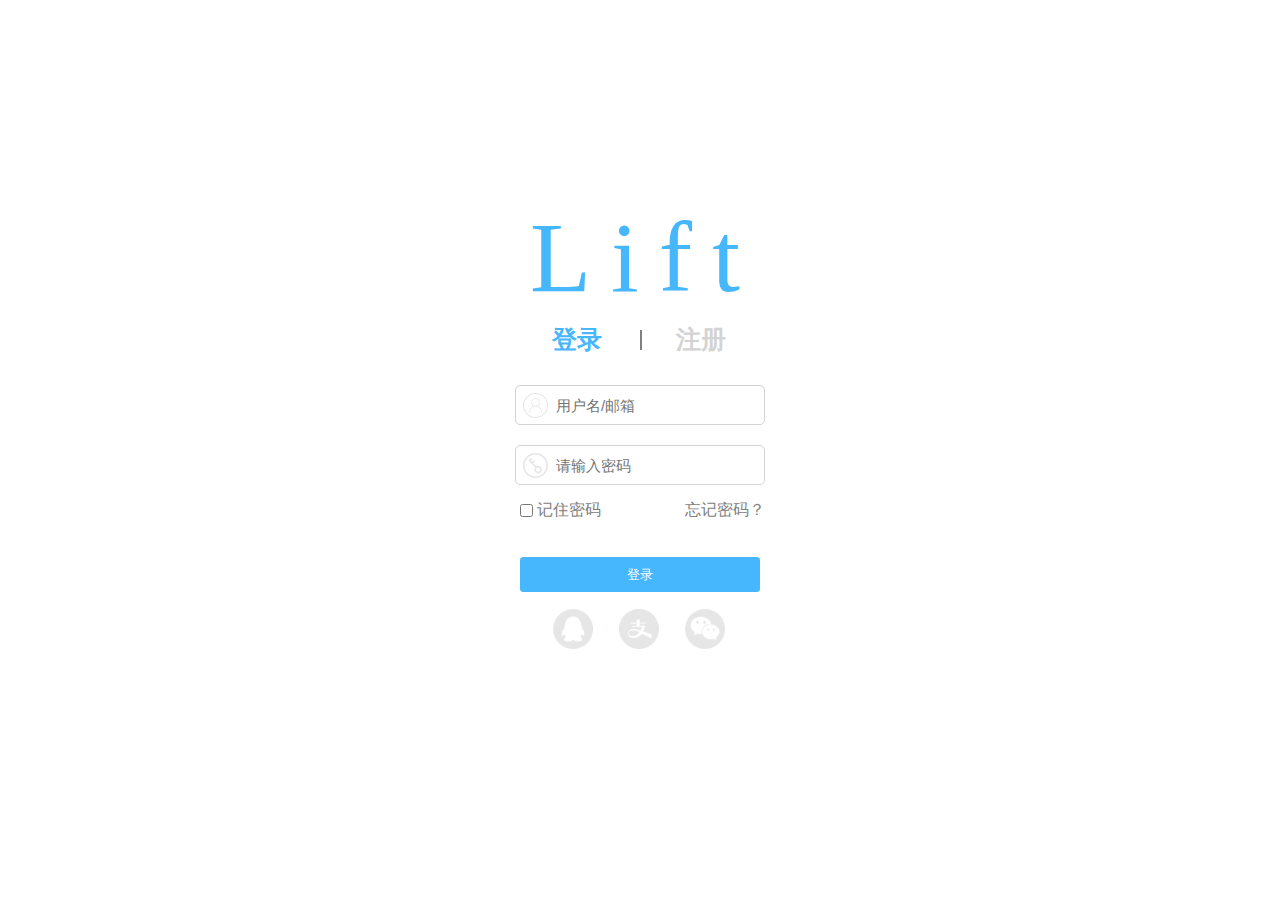
<file: index.html>
<!DOCTYPE html>
<html>
	<head>
		<meta charset="UTF-8">
		<title></title>
		<link rel="stylesheet" type="text/css" href="style/sign.css"/>

	 	<script src="script/jquery-3.2.1.js" type="text/javascript"  charset="utf-8"></script>
		<script src="script/sign.js" type="text/javascript" charset="utf-8"></script>
	</head>
	<body>
		<div id="content">
			<div id="lift">
				Lift
			</div>
			<!--登录框-->
			<form id="indexForm" action="/index/signIn.action" method="post">
			<div id="main">
				<!--选项卡-->
				<ul>
					<li id="li-signIn" class="cli">登录</li>
					<div id="space">
						
					</div>
					<li id="li-signUp" class="no_cli">注册</li>
				</ul>
				<!--登录-->
				<div id="signIn">
					<!--用户名-->
					<div class="inputDiv" >
						<input type="text" class="inputText" name="userName" id="userName" value="" placeholder="用户名/邮箱"/>
						<span id="nameInfo" class="info"></span>
					</div>
					<!--密码-->
					<div class="inputDiv">
						<input type="password" class="inputText" name="password" id="password" value="" placeholder="请输入密码"/>
						<span id="passwordInfo" class="info"></span>
					</div>
					<!--记住密码-->
					<div id="remember">
						<input type="checkbox" name="" id="rememberBox" value="" />
						<label for="rememberBox">记住密码</label>
						<!--注册/忘记-->
						<a href="#" id="forget">忘记密码？</a>
					</div>
					
					<!--登录按钮-->
					<input type="button" name="" id="signInBtn" value="登录" />
					
					<!--关联登录-->
					<div id="other">
						<div id="qq">
							<a href="" title="QQ登录"></a>
						</div>
						<div id="pay">
							<a href="" title="支付宝登录"></a>
						</div>
						<div id="weixin">
							<a href="" title="微信登录"></a>
						</div>
					</div>
				</div>
				
				
				<!--注册-->
				<div id="signUp">
					<!--邮箱-->
					<input type="email" name="email" id="email" value="" class="inputText" placeholder="用于注册的email"/>
					<span id="emailInfo" class="info"></span>
					<!--用户名-->
					<!--<input type="text" name="" id="" value="" class="inputText" placeholder="用户名"/>-->
					<!--密码-->
					<input type="password" name="pwd" id="pwd" class="inputText" value="" placeholder="请输入密码"/>
					<span id="pwdInfo" class="info"></span>
					<div class="info" id="strength">
						<span id="strength1" ></span>
						<span id="strength2" ></span>
						<span id="strength3"></span>
						<div id="strengthTab" ></div>
					</div>
					<!--再输入一次密码-->
					<input type="password" name="pwd2" id="pwd2" class="inputText" value="" placeholder="请再次输入密码"/>
					<span id="pwd2Info" class="info"></span>
					<!--验证码-->
					<!--<div id="verification">-->
						<!--<input type="text" name="" id="verifyCode" class="inputText" value="" placeholder="请输入验证码"/>-->
						<!--<img src="" title="点击刷新"/>-->
						<!--<span id="verifyInfo" class="info"></span>-->
					<!--</div>-->

					<!--提交-->
					<input type="button" name="" id="signUpBtn" value="立即注册" />
					<!--同意-->
					<!--<div id="agree">-->
						<!--<span id="">-->
							<!--注册即代表你同意-->
						<!--</span>-->
						<!--<a href="">注册协议</a>-->
					<!--</div>-->

				</div>
				
			</div>
			</form>
		</div>
	</body>
</html>
</file>
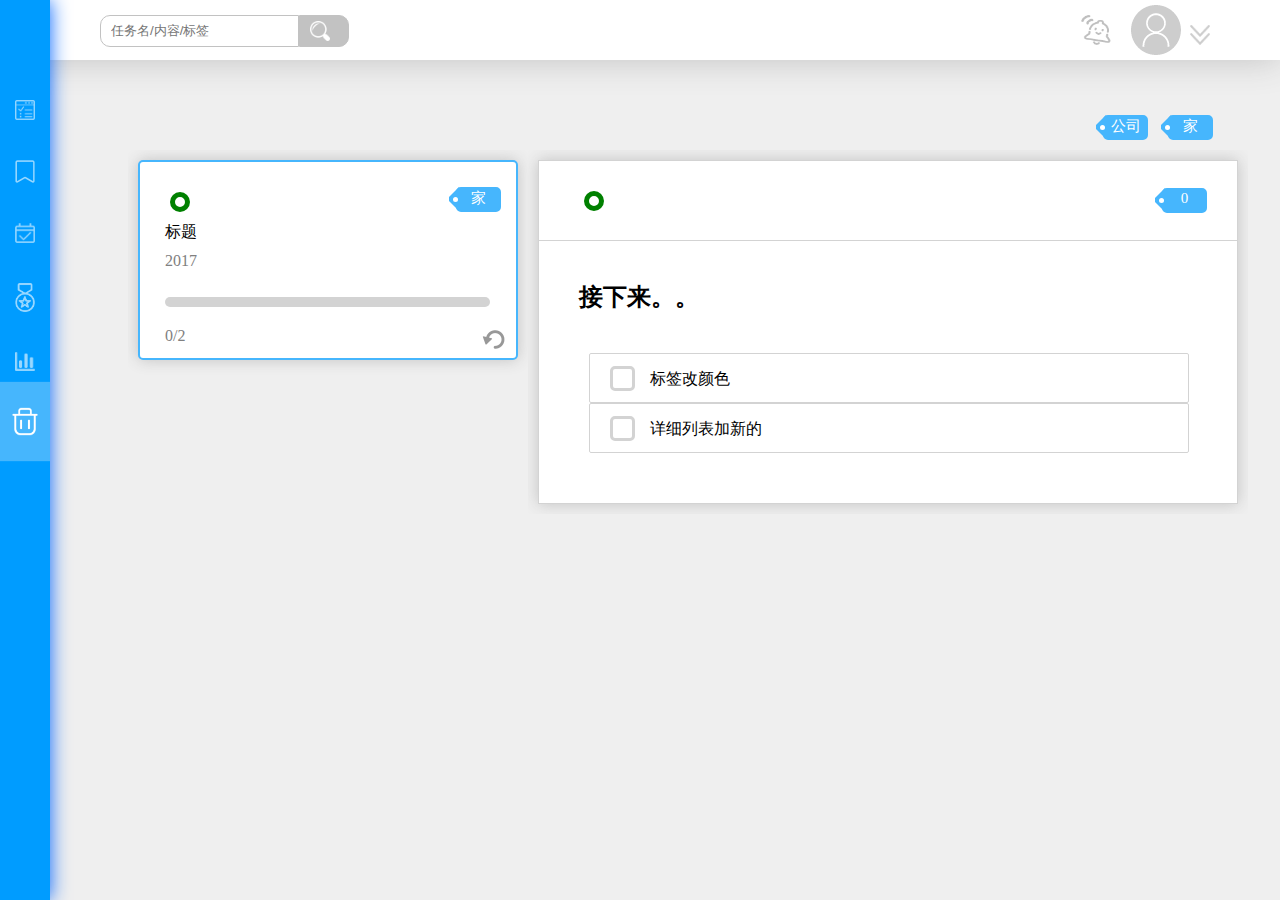
<file: del.html>
<!DOCTYPE html>
<html>
<head>
    <meta charset="UTF-8">
    <title></title>
    <link rel="stylesheet" type="text/css" href="style/del.css"/>
    <link rel="stylesheet" type="text/css" href="style/nav.css"/>
    <script src="script/jquery-3.2.1.js" charset="utf-8"></script>
    <script src="script/del.js" charset="utf-8"></script>
</head>
<body >
<!--侧导航-->
<div id="nav-left">
    <a href="" title="任务" class="navLeftA">
        <img src="icon/renwu.png"/>
    </a>
    <a href="" title="便笺/备忘" class="navLeftA">
        <img src="icon/bianqian.png"/>
    </a>
    <a href="" title="打卡/习惯养成" class="navLeftA">
        <img src="icon/daka.png"/>
    </a>
    <a href="" title="成就/种树" class="navLeftA">
        <img src="icon/chengjiu.png"/>
    </a>
    <a href="" title="统计" class="navLeftA">
        <img src="icon/tongji.png"/>
    </a>
    <a href="" title="回收站" class="navLeftA navChoose">
        <img src="icon/delete.png"/>
    </a>
</div>
<!--上导航-->
<div id="nav-top">
    <!--搜索-->
    <div id="search">
        <input type="text" name="" id="search-text" value="" placeholder="任务名/内容/标签"/>
        <button id="search-button"><img src="icon/search.png"/></button>
    </div>
    <!--个人中心-->
    <div id="personal">
        <a href="">
            <img src="icon/personal.png"/>
            <img src="icon/open.png" id="open"/>
        </a>
    </div>
    <!--提醒-->
    <div id="remind">
        <img src="icon/remind.png"/>
        <span></span>
    </div>
</div>

<input type="hidden" id="userId" value="">
<!--主体部分-->
<div id="content">
    <!--标签-->
    <form action="" id="labelForm">
    <div id="contentTag">
        <div id="tag-box">
            <span class="tag select">家</span>
            <input type="hidden" value="">

            <span class="tag select">公司</span>
            <input type="hidden" value="">
        </div>
    </div>
    </form>

    <!--列表-->
    <form action="/task/insertTask.action" id="taskForm">
    <div id="list-box">

        <div class="task addTask">
            <input type="hidden" id="" class="taskId">
            <!--附加信息-->
            <div class="stateBar">
                <!--紧急程度-->
                <div class="grade grade3" >
                    <input type="hidden" value="3">
                </div>
                <!--标签-->
                <span class="tag theTag1">家</span>
            </div>

            <!--标题-->
            <div class="title">
                <span class="listSpan">标题</span>
            </div>
            <!--日期-->
            <div class="day">
                <span class="listSpan">2017</span>
            </div>
            <!--进度条-->
            <div class="rate">
                <div class="ratio">
                </div>
            </div>
            <span class="rateVal">0/0</span>
            <!--恢复删除-->
            <img src="icon/restore.png" alt="" class="del">
        </div>

    </div>
    </form>

    <!--内容-->
    <form action="/taskDetail/insertTaskDetail.action" id="detailForm">
    <div id="item-box">
        <div class="item" id="item">

            <input type="hidden" id="taskId" value="">

            <div class="header">
                <div class="stateBar">
                    <!--紧急程度-->
                    <div class="grade grade3">
                    </div>
                    <!--标签-->
                    <span class="tag theTag">0</span>
                </div>
            </div>
            <h2>接下来。。</h2>
            <div id="toDoList">

                <div class="items">
                    <input type="checkbox" />
                    <div class="checkBox"></div>
                    <span>标签改颜色</span>
                </div>
                <div class="itemInput">
                    <input type="hidden" class="detailId">
                    <div class="checkBox"></div>
                </div>

                <div class="items">
                    <input type="checkbox"/>
                    <div class="checkBox"></div>
                    <span>详细列表加新的</span>
                </div>
                <div class="itemInput">
                    <input type="hidden"  class="detailId">
                    <div class="checkBox"></div>
                </div>

            </div>

        </div>
    </div>
    </form>

</div>
</body>
</html>
</file>
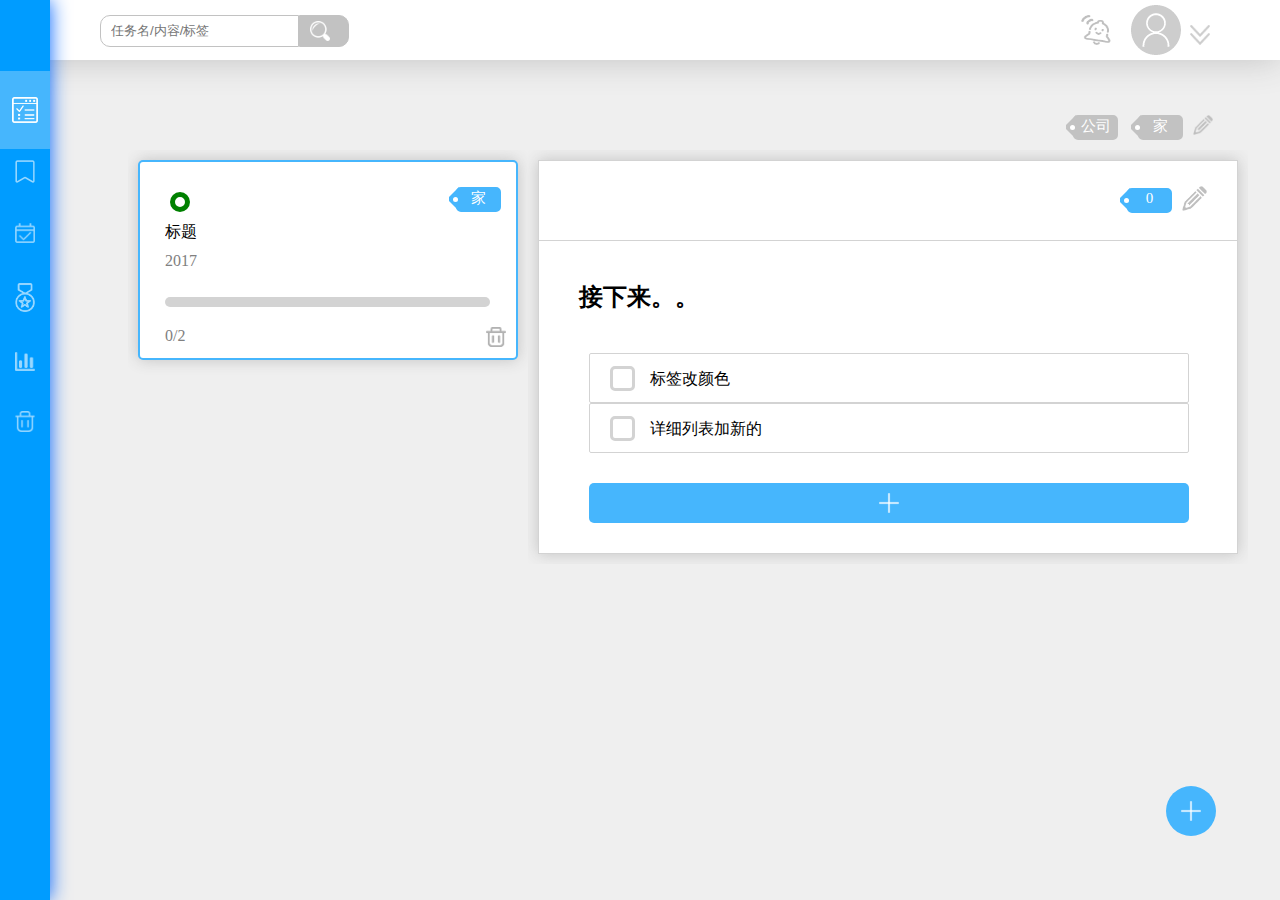
<file: home.html>
<!DOCTYPE html>
<html>
<head>
    <meta charset="UTF-8">
    <title></title>
    <link rel="stylesheet" type="text/css" href="style/home.css"/>
    <link rel="stylesheet" type="text/css" href="style/nav.css"/>
    <script src="script/jquery-3.2.1.js" charset="utf-8"></script>
    <script src="script/home.js" charset="utf-8"></script>
</head>
<body >
<!--侧导航-->
<div id="nav-left">
    <a href="" title="任务" class="navLeftA navChoose">
        <img src="icon/renwu.png"/>
    </a>
    <a href="" title="便笺/备忘" class="navLeftA">
        <img src="icon/bianqian.png"/>
    </a>
    <a href="" title="打卡/习惯养成" class="navLeftA">
        <img src="icon/daka.png"/>
    </a>
    <a href="" title="成就/种树" class="navLeftA">
        <img src="icon/chengjiu.png"/>
    </a>
    <a href="" title="统计" class="navLeftA">
        <img src="icon/tongji.png"/>
    </a>
    <a href="" title="回收站" class="navLeftA">
        <img src="icon/delete.png"/>
    </a>
</div>
<!--上导航-->
<div id="nav-top">
    <!--搜索-->
    <div id="search">
        <input type="hidden" id="userId" name="userId" value="${userId}">
        <input type="text" name="" id="search-text" value="" placeholder="任务名/内容/标签"/>
        <button id="search-button"><img src="icon/search.png"/></button>
    </div>
    <!--个人中心-->
    <div id="personal">
        <a href="">
            <img src="icon/personal.png"/>
            <img src="icon/open.png" id="open"/>
        </a>
    </div>
    <!--提醒-->
    <div id="remind">
        <img src="icon/remind.png"/>
        <span></span>
    </div>
    <!--测悬浮-->
    <div id="add">
        <img src="icon/add.png" alt="添加新项目">
    </div>
</div>

<!--主体部分-->
<div id="content">
    <!--标签-->
    <form action="" id="labelForm">
    <div id="contentTag">
        <div id="tag-box">

                <img class="tagOk" src="/icon/changeOk2.png" alt="">
                <img class="tagChange" src="/icon/change.png" alt="">


                <span class="tag select">家</span>
                <span class="tagDel">-</span>
                <input type="hidden" value="">

                <span class="tag select">公司</span>
                <span class="tagDel">-</span>
                <input type="hidden" value="">

                <span class="addTag">添加新标签</span>
        </div>
    </div>
    </form>

    <!--列表-->
    <form action="/task/insertTask.action" id="taskForm">
    <div id="list-box">


        <div class="task c" id="">
            <input type="hidden" id="" class="taskId" value="${item.taskId}">
            <!--附加信息-->
            <div class="stateBar">
                <!--紧急程度-->

                <div class="grade grade3" >
                    <input type="hidden" value="3">
                </div>

                <div class="gradeBox" hidden>
                    <div class="grade grade1" >
                        <input type="hidden" name="grade1" value="1">
                    </div>
                    <div class="grade grade2">
                        <input type="hidden" name="grade2" value="2">
                    </div>
                    <div class="grade grade3">
                        <input type="hidden" name="grade3" value="3">
                    </div>
                </div>
                <!--标签-->
                <input type="hidden" class="labelId" value="${item.labelId}">
                <span class="tag theTag1 labelChoose">家</span>
                <!--<span class="tag theTag2">+</span>-->
            </div>
            <!--标签悬浮-->
            <div class="allTag">
                <input type="hidden" value="1">
                <span class="tag">家</span>
                <input type="hidden" value="2">
                <span class="tag">公司</span>
            </div>

            <!--标题-->
            <div class="title">
                <input type="text" class="listInput" placeholder="标题">
                <span class="listSpan">标题</span>
            </div>
            <!--日期-->
            <div class="day">
                <input type="date" class="listInput">
                <span class="listSpan">2017</span>
            </div>
            <!--进度条-->
            <div class="rate">
                <div class="ratio">
                </div>
            </div>
            <span class="rateVal">0/0</span>
            <!--删除-->
            <img src="icon/del.png" alt="" class="del">
        </div>


    </div>
    </form>

    <!--内容-->
    <form action="/taskDetail/insertTaskDetail.action" id="detailForm">
    <div id="item-box">
        <div class="item" id="item">

            <input type="hidden" id="taskId" value="">

            <div class="header">
                <div class="stateBar">
                    <!--紧急程度-->
                    <div class="grade">
                    </div>
                    <!--修改-->
                    <img class="change" src="icon/change.png" alt="">
                    <!--标签-->
                    <span class="tag theTag labelChoose">0</span>
                </div>
            </div>
            <h2>接下来。。</h2>
            <div id="toDoList">
                <input type="hidden"  class="detailId" value="${item.taskDetailId}">
                <div class="items">
                    <input type="checkbox" />
                    <div class="checkBox"></div>
                    <span>标签改颜色</span>
                </div>
                <div class="itemInput">
                    <input type="hidden" id="" class="detailId">
                    <div class="checkBox"></div>
                    <input class="changeInput" type="text" value="">
                    <img class="changeDel" src="icon/del.png" alt="">
                    <!--<img class="changeAdd" src="icon/changeAdd.png" alt="">-->
                </div>
                <input type="hidden"  class="detailId" value="${item.taskDetailId}">
                <div class="items">
                    <input type="checkbox"/>
                    <div class="checkBox"></div>
                    <span>详细列表加新的</span>
                </div>
                <div class="itemInput">
                    <input type="hidden" id="" class="detailId">
                    <div class="checkBox"></div>
                    <input class="changeInput" type="text" >
                    <img class="changeDel" src="icon/del.png" alt="">
                    <!--<img class="changeAdd" src="icon/changeAdd.png" alt="">-->
                </div>

            </div>
            <!--添加新项目-->
            <div class="add" id="newItem">
                <img src="icon/add.png" alt="">
            </div>
            <div class="changeOk" >
                <img src="icon/changeOk.png" alt="">
            </div>
        </div>
    </div>
    </form>

</div>
</body>
</html>
</file>
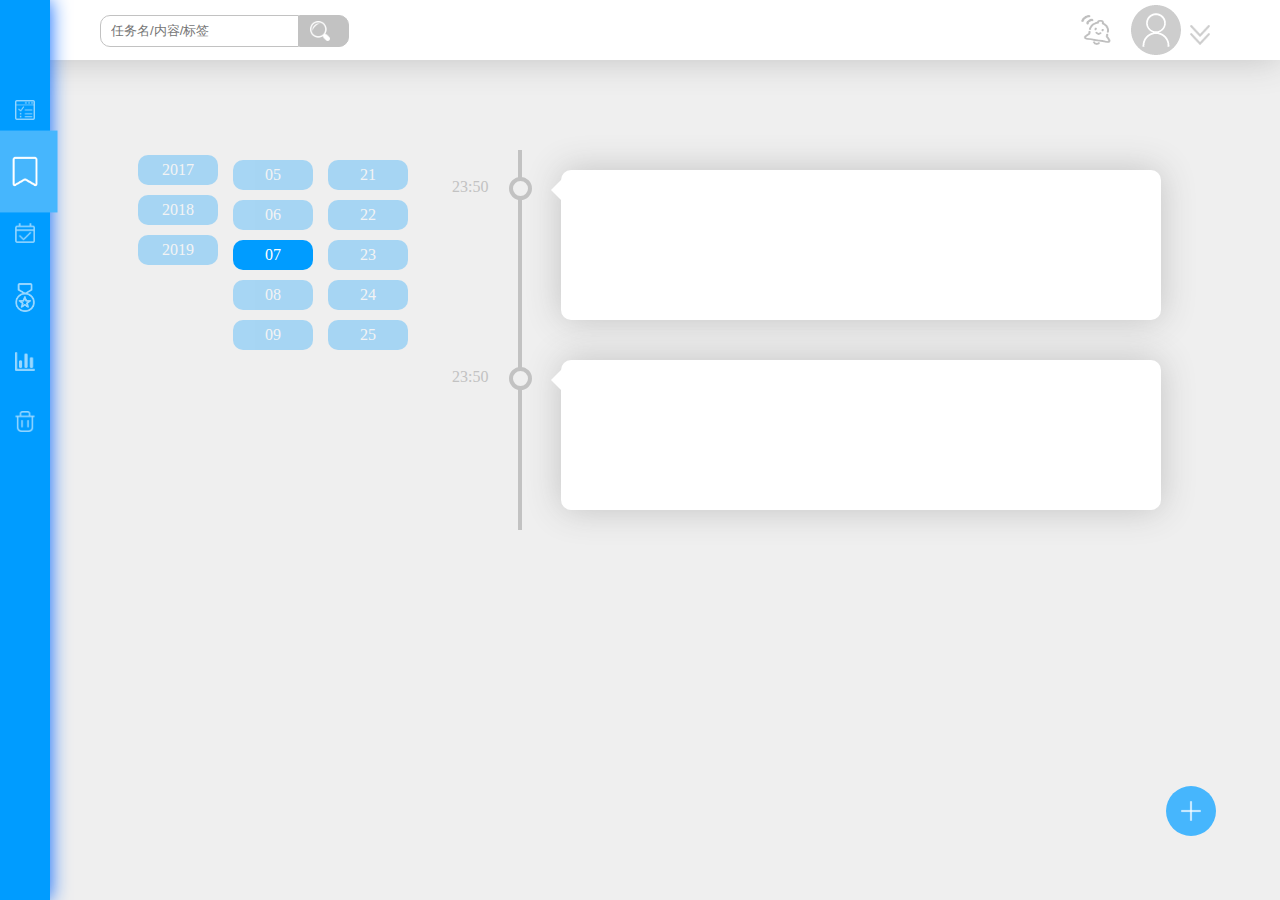
<file: notes.html>
<!DOCTYPE html>
<html lang="en">
<head>
    <meta charset="UTF-8">
    <title>Title</title>
    <link rel="stylesheet" type="text/css" href="style/notes.css"/>
    <link rel="stylesheet" type="text/css" href="style/nav.css"/>
    <script src="script/jquery-3.2.1.js" charset="utf-8"></script>
    <script src="script/notes.js" type="text/javascript" charset="utf-8"></script>
</head>
<body>
<!--侧导航-->
<div id="nav-left">
    <a href="" title="任务"  class="navLeftA">
        <img src="icon/renwu.png"/>
    </a>
    <a href="" title="便笺/备忘"  class="navLeftA navChoose">
        <img src="icon/bianqian.png"/>
    </a>
    <a href="" title="打卡/习惯养成" class="navLeftA">
        <img src="icon/daka.png"/>
    </a>
    <a href="" title="成就/种树" class="navLeftA">
        <img src="icon/chengjiu.png"/>
    </a>
    <a href="" title="统计" class="navLeftA">
        <img src="icon/tongji.png"/>
    </a>
    <a href="" title="回收站" class="navLeftA">
        <img src="icon/delete.png"/>
    </a>
</div>
<!--上导航-->
<div id="nav-top">
    <!--搜索-->
    <div id="search">
        <input type="text" name="" id="search-text" value="" placeholder="任务名/内容/标签"/>
        <button id="search-button"><img src="icon/search.png"/></button>
    </div>
    <!--个人中心-->
    <div id="personal">
        <a href="">
            <img src="icon/personal.png"/>
            <img src="icon/open.png" id="open"/>
        </a>
    </div>
    <!--提醒-->
    <div id="remind">
        <img src="icon/remind.png"/>
        <span></span>
    </div>
    <!--测悬浮-->
    <div id="add">
        <img src="icon/add.png" alt="添加新项目">
    </div>
</div>

<!--主体-->
<form action="">
    <input type="hidden" id="userId" value="">
<div class="content">
    <!--时间-->
    <div class="time">
        <!--年-->
        <div class="theTime">
            <div class="year">
                <span class="theYear">2017</span>
                <span class="theYear">2018</span>
                <span class="theYear">2019</span>
            </div>
        </div>
        <!--月-->
        <div class="theTime">
            <div class="month">
                <span class="theMonth">01</span>
                <span class="theMonth">02</span>
                <span class="theMonth">03</span>
                <span class="theMonth">04</span>
                <span class="theMonth">05</span>
                <span class="theMonth">06</span>
                <span class="theMonth">07</span>
                <span class="theMonth">08</span>
                <span class="theMonth">09</span>
                <span class="theMonth">10</span>
                <span class="theMonth">11</span>
                <span class="theMonth">12</span>
            </div>
        </div>
        <!--日-->
        <div class="theTime">
            <div class="day">
                <span class="theDay">01</span>
                <span class="theDay">02</span>
                <span class="theDay">03</span>
                <span class="theDay">04</span>
                <span class="theDay">05</span>
                <span class="theDay">06</span>
                <span class="theDay">07</span>
                <span class="theDay">08</span>
                <span class="theDay">09</span>
                <span class="theDay">10</span>
                <span class="theDay">11</span>
                <span class="theDay">12</span>
                <span class="theDay">13</span>
                <span class="theDay">14</span>
                <span class="theDay">15</span>
                <span class="theDay">16</span>
                <span class="theDay">17</span>
                <span class="theDay">18</span>
                <span class="theDay">19</span>
                <span class="theDay">20</span>
                <span class="theDay">21</span>
                <span class="theDay">22</span>
                <span class="theDay">23</span>
                <span class="theDay">24</span>
                <span class="theDay">25</span>
                <span class="theDay">26</span>
                <span class="theDay">27</span>
                <span class="theDay">28</span>
                <span class="theDay">29</span>
                <span class="theDay">30</span>
                <span class="theDay">31</span>
            </div>
        </div>

    </div>
    <!--内容-->
    <div class="contents">

        <!--便签-->
        <div class="note">
            <!--时间-->
            <div class="hour">
                <span class="theHour">23:50</span>
            </div>
            <input type="hidden" class="noteId">
            <!--便签内容-->
            <div class="notes">
                <!--输入-->
                <div class="noteInput" contenteditable="true"><br/></div>
            </div>
            <!--删除-->
            <img class="delNote" src="icon/del.png" alt="">
        </div>

        <div class="note">
            <div class="hour">
                <span>23:50</span>
            </div>
            <input type="hidden" class="noteId">
            <div class="notes">
                <div class="noteInput" contenteditable="true"><br/></div>
            </div>
            <img class="delNote" src="icon/del.png" alt="">
        </div>

    </div>
</div>
</form>
</body>
</html>
</file>
<file: style/sign.css>
*{
	margin: 0;
    padding: 0;
    box-sizing: border-box;
    position: relative;
}
body{
	height: 100vh;
	width: 100vw;
	/*background: url(background.png);
	background-size: 100% 100%;*/
}
div{
	/*overflow: hidden;*/
	float: left;
}
a{
	text-decoration: none;
}
#content{
	/*border: 1px solid #d3d3d3;*/
	height: 500px;
	width: 300px;
	position: absolute;
	transform: translate(-50%,-50%);
	-webkit-transform: translate(-50%, -50%);
    -moz-transform: translate(-50%, -50%);
    -ms-transform: translate(-50%, -50%);
    -o-transform: translate(-50%, -50%);
    top: 50%;
    left: 50%;
    
}
/*logo*/
#lift{
	height: 100px;
	width: 300px;
	font-size: 100px;
	letter-spacing: 20px;
	line-height: 100px;
	top: 8px;
	left: 40px;
	color: #46B6FD;
}
/*登录框*/
#main{
	height: 400px;
	width: 300px;
}
/*选项卡*/
#main ul{
	height: 80px;
	width: 300px;
	padding: 0px 25px;
}
#main li{
	height: 80px;
	width: 100px;
	display: inline-block;
	font-size: 25px;
	
	font-weight: 600;
	line-height: 80px;
	text-align: center;
	margin: 0px 10px;
}
#main li:hover{
	cursor: pointer;
	color: #009cff;
}
.cli{
	color: #46B6FD;
}
.no_cli{
	color: #D3D3D3;
}
#space{
	height: 20px;
	width: 2px;
	background: #808080;
	top: 30px;
	left: 125px;
}

/*登录*/
#signIn{
	/*display: none;*/
}
.inputDiv{
	height: 60px;
	width: 300px;
}
/*输入框*/
.inputText{
	height: 40px;
	width: 250px;
	margin: 5px 25px;
	padding: 0px 0px 0px 40px ;
	border-radius: 5px;
	font-size: 15px;
	border: 1px solid #D3D3D3;
}
#userName{
	background: url(../icon/name.png) no-repeat;
	background-size: 25px 25px;
	background-position: 7px 7px;
}
#password{
	background: url(../icon/password.png) no-repeat;
	background-size: 25px 25px;
	background-position: 7px 7px;
}

/*记住密码和前边的框*/
#remember{
	height: 50px;
	width: 300px;
}
#remember input{
	top: 2px;
	left: 30px;
}
#remember label{
	color: grey;
	left: 30px;
}
#remember label:hover{
	color: black;
	cursor: pointer;
}
/*忘记密码*/
#forget{
	color: #808080;
	left: 110px;
}
#forget:hover{
	color: black;
}
/*登录按钮*/
#signInBtn{
	height: 35px;
	width: 240px;
	margin: 7px 30px;
	background: #46B6FD;
	border: 1px solid #46B6FD;
	border-radius: 3px;
	cursor: pointer;
	color: #FFFFFF;
}
#signInBtn:hover{
	background: #009cff;
}

/*关联登录*/
#other{
	height: 50px;
	width: 300px;
	padding: 10px 50px;
}
#qq a{
	background: url(../icon/qq.png) no-repeat;
}
#weixin a{
	background: url(../icon/weixin.png) no-repeat;
}
#pay a{
	background: url(../icon/pay.png) no-repeat;
}
#other a{
	display: block;
	height: 40px;
	width: 40px;
	margin: 0px 13px;
	background-size: 80px 40px;
}
#other a:hover{
	background-position: -40px 0px;
}
/*注册*/
#signUp{
	display: none;
}
/*提示*/
.info{
	float: left;
	height: 0px;
	width: 200px;
	color: red;
	left: 290px;
	top: -40px;
}
.ok{
	position: absolute;
	top: 5px;
	height: 20px;
	width: 20px;
}
/*密码强度*/
#strength{

}
/*强度等级*/
#strength{
	display: none;
}
#strength span{
	float: left;
	margin: -1px;
	top: 20px;
}
#strengthTab{
	/*上边可耐滴小气泡*/
	border-radius: 12px;
	height: 24px;
	width: 24px;
	color: #FFFFFF;
	top: -12px;
}
#strengthTab:before{
	/*小气泡的三角*/
	content: "";
	width: 0px;
	height: 0px;
	position: relative;
	border-left: 10px solid transparent;
	border-right: 10px solid transparent;
	top: 28px;
	left: 2px;
}
#strengthTab:after{
	position: absolute;
	left: 4px;
}
/*弱*/
.change1{
	background: red;
	/*left: -105px;*/
}
.change1:after{
	content: "弱";
}
.change1:before{
	border-top: 9px solid red;
}
/*中*/
.change2{
	background: orange;
	/*left: -70px;*/
}
.change2:after{
	content: "中";
}
.change2:before{
	border-top: 9px solid orange;
}
/*强*/
.change3{
	background: #66cc00;
	/*left: -35px;*/
}
.change3:after{
	content: "强";
}
.change3:before{
	border-top: 9px solid #66cc00;
}
/*强度等级条*/
#strength1{
	height: 15px;
	width: 40px;
	border: 2px solid #c2c2c2;
	border-radius: 10px 0px 0px 10px;
}
#strength2{
	height: 15px;
	width: 40px;
	border: 2px solid #c2c2c2;
}
#strength3{
	height: 15px;
	width: 40px;
	border: 2px solid #c2c2c2;
	border-radius: 0px 10px 10px 0px;
}
.red{
	background: red;
}
.orange{
	background: orange;
}
.green{
	background: #66cc00;
}
/*验证码*/
#verification input{
	width: 150px;
	margin-right: 0px;
}
#verification img{
	width: 80px;
	height: 30px;
	border: 1px solid #D3D3D3;
	cursor: pointer;
}
/*注册按钮*/
#signUpBtn{
	height: 35px;
	width: 240px;
	margin: 7px 30px;
	background: #46B6FD;
	border: 1px solid #46B6FD;
	border-radius: 3px;
	cursor: pointer;
	color: #FFFFFF;
}
#signUpBtn:hover{
	background: #009cff;
}
/*同意注册*/
#agree{
	width: 300px;
	height: 30px;
	text-align: center;
	color: #808080;
}
#agree a{
	color: #009CFF;
}
/*宽度小于900px时*/
/*@media screen and (max-width: 900px){
	
}*/
</file>
<file: style/del.css>
*{
	margin: 0;
	padding: 0;
	box-sizing: border-box;
	position: relative;
}
div{
	overflow: hidden;
}
a{
	text-decoration: none;
}
body{
	background: #efefef;
}

/*主体部分*/
#content{
	width: 1200px;
	top: 100px;
	margin: 0px 0px 50px 0px;
	left: 10%;
}
/*标签*/
#contentTag{
	width: 1100px;
	overflow: visible;
}
#contentTag span{
	cursor: pointer;
}
#tag-box{
	height: 50px;
	padding: 10px;
}
/*标签*/
.tag{
	float: right;
	height: 25px;
	width: auto;
	min-width: 45px;
	padding: 0px 5px;
	border-radius: 5px;
	margin: 5px 5px 5px 15px;

	font-size: 15px;
	color: #FFFFFF;
	border: 2px solid #46B6FD;
	background: #46B6FD;
	text-align: center;
}
/*标签的白色圆点*/
.tag:after{
	content: "";
	width: 5px;
	height: 5px;
	border-radius: 3px;
	background: #FFFFFF;
	position: absolute;
	left: -5px;
	top: 8px;
}
/*标签的小三角*/
.tag:before{
	content: "";
	width: 0;
	height: 4px;
	border-top: 10px solid transparent;
	border-right: 10px solid #46B6FD;
	border-bottom: 10px solid transparent;
	position: absolute;
	left: -9px;
	top: -2px;
}
/*未选中。灰色*/
.NoChoose{
	background: #C2C2C2;
	border: 2px solid #C2C2C2;
}
.NoChoose:before{
	border-right: 10px solid #C2C2C2;
}

/*列表大盒子*/
#list-box{
	width: 400px;
	float: left;
	padding: 10px 10px;
}
.task{
	height: 200px;
	width: 380px;
	margin: 0px 0px 20px 0px;
	background: #FFFFFF;
	border: 1px solid #D3D3D3;
	box-shadow: 0px 0px 15px #C2C2C2;
	overflow: visible;
	display: block;
}
.task:hover{
	border: 2px solid #46B6FD;
	border-radius: 5px;
}
/*左边小列表被选中*/
.choose {
	border: 2px solid #46B6FD;
	border-radius: 5px;
}
.stateBar{
	height: 50px;
	margin: 5px 10px;
}
.gradeBox{
	overflow: visible;
	float: left;
}
/*紧急程度*/
.grade{
	height: 20px;
	width: 20px;
	left: 15px;
	top: 20px;
	border-radius: 10px;
	float: left;
	margin: 5px;
}

.grade1{
	border: 5px solid red;
}
.grade2{
	border: 5px solid orange;
}
.grade3{
	border: 5px solid green;
}
.stateBar .tag{
	top: 15px;
}
/*标题*/
.title{
	margin: 5px 25px;
	overflow: visible;
}
.day{
	color: #808080;
	margin: 5px 25px;
	overflow: visible;
}
/*进度条*/
.rate{
	height: 10px;
	width: 325px;
	background: #D3D3D3;
	border-radius: 10px;
	margin: 20px 25px;
}
.ratio{
	height: 10px;
	width: 325px;
	background: #46B6FD;
	border-radius: 10px;
	text-align: right;
	left: -325px;
}
.rateVal{
	color: #808080;
	margin: 0px 25px;
}
.addTask .ratio{
	left: -325px;
}
/*删除的垃圾桶图*/
.del{
	opacity: 0.4;
	height: 25px;
	width: 25px;
	float: right;
	right: 10px;
	cursor: pointer;
}
.del:hover{
	opacity: 0.7;
}
.delExt{
	opacity: 0.4;
	height: 25px;
	width: 25px;
	float: right;
	right: 10px;
	cursor: pointer;
}
.delExt:hover{
	opacity: 0.7;
}
/*右边详细内容的大盒子*/
#item-box{
	float: left;
	padding: 10px 10px;

}
/*里边还要套一个小一号的盒纸*/
.item{
	background: #FFFFFF;
	width: 700px;
	border: 1px solid #D3D3D3;
	box-shadow: 0px 0px 15px #C2C2C2;
	padding: 0 0 50px 0;
}
/*不知道这个可不可以算是页眉*/
.header{
	height: 80px;
	border-bottom: 1px solid #D3D3D3;
	padding: 15px;
}
/*大列表里的红绿灯*/
.header .stateBar .grade{
	position: relative;
	top: 5px;
	cursor: auto;
}
/*大列表里的标签*/
.header .stateBar .tag{
	top: 2px;
	cursor: auto;
}
/*增加和删除小项目*/
.itemInput{
	display: none;
	border: 1px solid #D3D3D3;
	width: 500px;
	height: 50px;
	line-height: 54px;
	padding: 0px 10px 0px 20px;
	margin: 0px 40px;
	border-radius: 2px;
}
.itemInput:hover{
	border: 1px solid #46B6FD;
}
/*标题要大一点吧*/
h2{
	margin: 40px;
}
/*每一个小小的项目*/
.items{
	border: 1px solid #D3D3D3;
	width: 600px;
	height: 50px;
	line-height: 50px;
	padding: 0px 10px 0px 20px;
	margin: 0px 50px;
	border-radius: 2px;
	display: block;
}
.items:hover{
	border: 1px solid #46B6FD;
}

/*下划线和改变颜色*/
.spanChecked{
	text-decoration: line-through;
	color: #C2C2C2;
}
/*对勾*/
input[type=checkbox]{
	display: none;
}


@-moz-keyframes dothabottomcheck {
	0% {
		height: 0;
	}
	100% {
		height: 17px;
	}
}
@-webkit-keyframes dothabottomcheck {
	0% {
		height: 0;
	}
	100% {
		height: 17px;
	}
}
@keyframes dothabottomcheck {
	0% {
		height: 0;
	}
	100% {
		height: 17px;
	}
}
@keyframes dothatopcheck {
	0% {
		height: 0;
	}
	50% {
		height: 0;
	}
	100% {
		height: 27px;
	}
}
@-webkit-keyframes dothatopcheck {
	0% {
		height: 0;
	}
	50% {
		height: 0;
	}
	100% {
		height:27px;
	}
}
@-moz-keyframes dothatopcheck {
	0% {
		height: 0;
	}
	50% {
		height: 0;
	}
	100% {
		height: 27px;
	}
}
.checkBox:before, .checkBox:after {
	-moz-box-sizing: border-box;
	-webkit-box-sizing: border-box;
	box-sizing: border-box;
	position: absolute;
	height: 0;
	width: 5px;
	background-color: #808080;
	display: inline-block;
	-moz-transform-origin: left top;
	-ms-transform-origin: left top;
	-o-transform-origin: left top;
	-webkit-transform-origin: left top;
	transform-origin: left top;
	border-radius: 5px;
	content: ' ';
	-webkit-transition: opacity ease 0.5s;
	-moz-transition: opacity ease 0.5s;
	transition: opacity ease 0.5s;
}
.checkBox:after{
	top: 5px;
	left: 0px;
	-moz-transform: rotate(-45deg);
	-ms-transform: rotate(-45deg);
	-o-transform: rotate(-45deg);
	-webkit-transform: rotate(-45deg);
	transform: rotate(-45deg);
}
.checkBox {
	height: 25px;
	width: 25px;
	border: 3px solid #d3d3d3;
	border-radius: 5px;
	position: relative;
	display: inline-block;
	-moz-box-sizing: border-box;
	-webkit-box-sizing: border-box;
	box-sizing: border-box;
	-moz-transition: border-color ease 0.2s;
	-o-transition: border-color ease 0.2s;
	-webkit-transition: border-color ease 0.2s;
	transition: border-color ease 0.2s;
	margin: 12px 15px 12px 0px;
	overflow: visible;
	float: left;
}
.checkBox:before{
	top: 16px;
	left: 13px;
	box-shadow: 0 0 0 2px #ffffff;
	-moz-transform: rotate(-135deg);
	-ms-transform: rotate(-135deg);
	-o-transform: rotate(-135deg);
	-webkit-transform: rotate(-135deg);
	transform: rotate(-135deg);
}
/*点击对勾追加效果*/
.c:after{
	height: 20px;
	-moz-animation: dothabottomcheck 0.2s ease 0s forwards;
	-o-animation: dothabottomcheck 0.2s ease 0s forwards;
	-webkit-animation: dothabottomcheck 0.2s ease 0s forwards;
	animation: dothabottomcheck 0.2s ease 0s forwards;
}
.c:before {
	height: 30px;
	-moz-animation: dothatopcheck 0.4s ease 0s forwards;
	-o-animation: dothatopcheck 0.4s ease 0s forwards;
	-webkit-animation: dothatopcheck 0.4s ease 0s forwards;
	animation: dothatopcheck 0.4s ease 0s forwards;
}

.title,.day{
	height: 25px;
}
</file>
<file: style/nav.css>
*{
    margin: 0;
    padding: 0;
    box-sizing: border-box;
    position: relative;
}
a{
    text-decoration: none;
}
body{
    background: #efefef;
}

/*侧导航*/
#nav-left{
    position: fixed;
    height: 100vh;
    width: 50px;
    background: #009CFF;
    left: 0;
    z-index: 1000;
    box-shadow: 0px 0px 20px #0064FF;
    padding: 80px 0px;
    float: left;
    top: 0px;
}
/*侧导航链接*/
.navLeftA{
    padding: 20px 15px;
    opacity: 0.6;
    float: left;
}
#nav-left a:hover{
    opacity: 1.0;
    transform: scale(1.3, 1.3);
    -webkit-transform: scale(1.3, 1.3);
    -ms-transform: scale(1.3, 1.3);
}
.navChoose{
    opacity: 1.0;
    background: #46B6FD;
    transform: scale(1.3, 1.3);
    -webkit-transform: scale(1.3, 1.3);
    -ms-transform: scale(1.3, 1.3);
}
/*侧导航链接里的图标*/
#nav-left img{
    width: 20px;
    float: left;
}
/*上导航*/
#nav-top{
    position: fixed;
    top: 0;
    background: #FFFFFF;
    height: 60px;
    width: 100vw;
    box-shadow: 0px 0px 35px #c2c2c2;
    padding: 0px 60px 0px 100px;
    z-index: 500;
    float: left;
}
/*搜索*/
#search{
    padding: 15px 0px;
    float: left;
}
#search-text{
    line-height: 30px;
    border: 1px solid #C2C2C2;
    border-radius: 10px 0px 0px 10px;
    padding: 0px 10px;
    float: left;
    outline: none;
}
#search-button{
    height: 32px;
    width: 50px;
    background: #C2C2C2;
    border: 1px solid #C2C2C2;
    border-radius: 0px 10px 10px 0px;
    cursor: pointer;
    float: left;
    outline: none;
}
#search-button:hover{
    background: #46B6FD;
    border: 1px solid #46B6FD;
}
#search img{
    left: 10px;
    height: 20px;
    width: 20px;
    float: left;
}
/*提醒*/
#remind{
    float: right;
    padding: 15px;
}
#remind img{
    height: 30px;
    width: 30px;
}
#remind span{

}
/*个人中心*/
#personal{
    float: right;
    padding: 5px;
}
#open{
    height: 20px;
    width: 20px;
    top: -5px;
    margin: 5px;
}
#add{
    position: fixed;
    right: 5vw;
    bottom: 5vw;
    background: #46B6FD;
    padding: 15px;
    height: 50px;
    width: 50px;
    cursor: pointer;
    border-radius: 25px;
}
#add:hover{
    background: #009cff;
}
#add img{
    height: 20px;
    width: 20px;
}
</file>
<file: style/home.css>
*{
	margin: 0;
	padding: 0;
	box-sizing: border-box;
	position: relative;
}
div{
	overflow: hidden;
}
a{
	text-decoration: none;
}
body{
	background: #efefef;
}

/*主体部分*/
#content{
	top: 100px;
	margin: 0px 0 50px 0;
	left: 10%;
	width: 1200px;
}
/*标签*/
#contentTag{
	width: 1100px;
	overflow: visible;
}
#tag-box{
	height: 50px;
	padding: 10px;
}
/*上方标签部分的img*/
#tag-box img{
	float: right;
	height: 20px;
	width: 20px;
	margin: 5px;
	cursor: pointer;
}
/*对勾*/
.tagOk{
	display: none;
}
/*删除标签（减号）*/
.tagDel{
	display: none;
	float: right;
	height: 20px;
	width: 20px;
	margin: 5px;
	cursor: pointer;
	font-size: 30px;
	background: #FFFFFF;
	border: 1px dashed #C2C2C2;
	color: #C2C2C2;
	border-radius: 10px;
	line-height: 15px;
	text-align: center;
	left: 7px;
	top: 2px;
}
/*添加新标签*/
.addTag{
	display: none;
	float: right;
	height: 25px;
	width: 90px;
	margin: 5px;
	cursor: pointer;
	background: #46B6FD;
	border: 1px dashed #46B6FD;
	color: #FFFFFF;
	border-radius: 5px;
	line-height: 23px;
	text-align: center;
}
/*新的标签*/
.newTag{
	display: none;
}
.inputTag{
	top: 3px;
	width: 80px;
	height: 25px;
	line-height: 25px;
	border-radius: 5px;
	border: 1px solid #C2C2C2;
	float: right;
}
/*标签*/
.tag{
	float: right;
	height: 25px;
	width: auto;
	min-width: 45px;
	padding: 0px 5px;
	border-radius: 5px;
	margin: 5px 5px 5px 15px;
	cursor: pointer;
	font-size: 15px;
	color: #FFFFFF;
	border: 2px solid #C2C2C2;
	background: #C2C2C2;
	text-align: center;
}
/*标签的白色圆点*/
.tag:after{
	content: "";
	width: 5px;
	height: 5px;
	border-radius: 3px;
	background: #FFFFFF;
	position: absolute;
	left: -5px;
	top: 8px;
}
/*标签的小三角*/
.tag:before{
	content: "";
	width: 0;
	height: 4px;
	border-top: 10px solid transparent;
	border-right: 10px solid #C2C2C2;
	border-bottom: 10px solid transparent;
	position: absolute;
	left: -9px;
	top: -2px;
}
/*浮动窗里的标签*/
.allTag span{
	float: left;
}
/*选中。蓝色*/
.labelChoose{
	background: #46B6FD;
	border: 2px solid #46B6FD;
}
.labelChoose:before{
	border-right: 10px solid #46B6FD;
}
.labelChoose{
	background: #46B6FD;
	border: 2px solid #46B6FD;
}
.labelChoose:before{
	border-right: 10px solid #46B6FD;
}
/*标签悬浮*/
.allTag{
	background: #FFFFFF;
	box-shadow: 0px 0px 10px #808080;
	border: 1px solid #C2C2C2;
	position: absolute;
	padding: 5px;
	z-index: 5;
	top: 60px;
	right: 10px;
	overflow: visible;
	border-radius: 5px;
	display: none;
}
.allTag:after{
	content: "";
	position: absolute;
	top: -10px;
	right: 7px;
	background: url("../icon/arrow.png") no-repeat;
	background-size: 100% 100%;
	height: 10px;
	width: 20px;
}

/*列表大盒子*/
#list-box{
	width: 400px;
	float: left;
	padding: 10px 10px;
}
.task{
	height: 200px;
	width: 380px;
	margin: 0px 0px 20px 0px;
	background: #FFFFFF;
	border: 1px solid #D3D3D3;
	box-shadow: 0px 0px 15px #C2C2C2;
	overflow: visible;
	display: block;
}
.task:hover{
	border: 2px solid #46B6FD;
	border-radius: 5px;
}
/*左边小列表被选中*/
.choose {
	border: 2px solid #46B6FD;
	border-radius: 5px;
}
.stateBar{
	height: 50px;
	margin: 5px 10px;
}
.gradeBox{
	overflow: visible;
	float: left;
}
/*紧急程度*/
.grade{
	height: 20px;
	width: 20px;
	left: 15px;
	top: 20px;
	border-radius: 10px;
	float: left;
	margin: 5px;
	cursor: pointer;
}

.grade1{
	border: 5px solid red;
	opacity: 0.1;
}
.grade2{
	border: 5px solid orange;
	opacity: 0.1;
}
.grade3{
	border: 5px solid green;
	opacity: 0.1;
}
.stateBar .tag{
	top: 15px;
}
.header div{
	opacity: 1;
}
/*标题*/
.title{
	margin: 5px 25px;
}
.title input{
	z-index: 2;
	height: 25px;
	width: 200px;
	padding: 5px;
	border-radius: 5px;
	border: 1px solid #C2C2C2;
}
.day{
	color: #808080;
	margin: 5px 25px;
	overflow: visible;
}
.day input{

}
/*进度条*/
.rate{
	height: 10px;
	width: 325px;
	background: #D3D3D3;
	border-radius: 10px;
	margin: 20px 25px;
}
.ratio{
	height: 10px;
	width: 325px;
	background: #46B6FD;
	border-radius: 10px;
	text-align: right;
}
.rateVal{
	color: #808080;
	margin: 0px 25px;
}


/*增加的列表*/
/*.addTask{*/
/*!*display: none;*!*/
/*cursor: pointer;*/
/*}*/

.task .ratio{
	left: -325px;
}
/*删除小列表的垃圾桶图*/
.del{
	opacity: 0.3;
	height: 20px;
	width: 20px;
	float: right;
	right: 10px;
	cursor: pointer;
}
.del:hover{
	opacity: 0.6;
}

/*右边详细内容的大盒子*/
#item-box{
	float: left;
	padding: 10px 10px;

}
/*里边还要套一个小一号的盒纸*/
.item{
	background: #FFFFFF;
	width: 700px;
	border: 1px solid #D3D3D3;
	box-shadow: 0px 0px 15px #C2C2C2;
}
/*不知道这个可不可以算是页眉*/
.header{
	height: 80px;
	border-bottom: 1px solid #D3D3D3;
	padding: 15px;
}
/*大列表里的红绿灯*/
.header .stateBar .grade{
	position: relative;
	top: 5px;
	cursor: auto;
}
/*大列表里的标签*/
.header .stateBar .tag{
	top: 2px;
	cursor: auto;
}
/*修改*/
.change{
	float: right;
	height: 25px;
	width: 25px;
	margin: 5px;
	cursor: pointer;
}
/*增加和删除小项目*/
.itemInput{
	display: none;
	border: 1px solid #D3D3D3;
	width: 600px;
	height: 50px;
	line-height: 54px;
	padding: 0px 10px 0px 20px;
	margin: 0px 50px;
	border-radius: 2px;
}
.itemInput:hover{
	border: 1px solid #46B6FD;
}
/*输入框*/
.itemInput input{
	padding: 0px 10px ;
	font-size: 15px;
	height: 45px;
	width: 450px;
	border-radius: 5px;
	border: 1px solid #f1f1f1;
	top: -4px;
}

.itemInput img{
	float: right;
	height: 20px;
	width: 20px;
	opacity: 0.3;
	cursor: pointer;
	margin: 15px 10px 15px 15px;
}
.itemInput img:hover{
	opacity: 0.6;
}

/*标题要大一点吧*/
h2{
	margin: 40px;
}
/*每一个小小的项目*/
.items{
	border: 1px solid #D3D3D3;
	width: 600px;
	height: 50px;
	line-height: 50px;
	padding: 0px 10px 0px 20px;
	margin: 0px 50px;
	border-radius: 2px;
	display: block;
}
.items:hover{
	border: 1px solid #46B6FD;
}

.items input{
	background: #FFFFFF;
	height: 15px;
	width: 15px;
}
/*下划线和改变颜色*/
.spanChecked{
	text-decoration: line-through;
	color: #C2C2C2;
}
/*对勾*/
input[type=checkbox]{
	display: none;
}


@-moz-keyframes dothabottomcheck {
	0% {
		height: 0;
	}

	100% {
		height: 17px;
	}
}
@-webkit-keyframes dothabottomcheck {
	0% {
		height: 0;
	}

	100% {
		height: 17px;
	}
}
@keyframes dothabottomcheck {
	0% {
		height: 0;
	}

	100% {
		height: 17px;
	}
}
@keyframes dothatopcheck {
	0% {
		height: 0;
	}

	50% {
		height: 0;
	}

	100% {
		height: 27px;
	}
}
@-webkit-keyframes dothatopcheck {
	0% {
		height: 0;
	}

	50% {
		height: 0;
	}

	100% {
		height:27px;
	}
}
@-moz-keyframes dothatopcheck {
	0% {
		height: 0;
	}

	50% {
		height: 0;
	}

	100% {
		height: 27px;
	}
}
.checkBox:before, .checkBox:after {
	-moz-box-sizing: border-box;
	-webkit-box-sizing: border-box;
	box-sizing: border-box;
	position: absolute;
	height: 0;
	width: 5px;
	background-color: #34b93d;
	display: inline-block;
	-moz-transform-origin: left top;
	-ms-transform-origin: left top;
	-o-transform-origin: left top;
	-webkit-transform-origin: left top;
	transform-origin: left top;
	border-radius: 5px;
	content: ' ';
	-webkit-transition: opacity ease 0.5s;
	-moz-transition: opacity ease 0.5s;
	transition: opacity ease 0.5s;
}
.checkBox:after{
	top: 5px;
	left: 0px;
	-moz-transform: rotate(-45deg);
	-ms-transform: rotate(-45deg);
	-o-transform: rotate(-45deg);
	-webkit-transform: rotate(-45deg);
	transform: rotate(-45deg);
}
.checkBox {
	height: 25px;
	width: 25px;
	border: 3px solid #d3d3d3;
	border-radius: 5px;
	position: relative;
	display: inline-block;
	-moz-box-sizing: border-box;
	-webkit-box-sizing: border-box;
	box-sizing: border-box;
	-moz-transition: border-color ease 0.2s;
	-o-transition: border-color ease 0.2s;
	-webkit-transition: border-color ease 0.2s;
	transition: border-color ease 0.2s;
	margin: 12px 15px 12px 0px;
	overflow: visible;
	float: left;
}
.checkBox:before{
	top: 16px;
	left: 13px;
	box-shadow: 0 0 0 2px #ffffff;
	-moz-transform: rotate(-135deg);
	-ms-transform: rotate(-135deg);
	-o-transform: rotate(-135deg);
	-webkit-transform: rotate(-135deg);
	transform: rotate(-135deg);
}
/*点击对勾追加效果*/
.c:after{
	height: 20px;
	-moz-animation: dothabottomcheck 0.2s ease 0s forwards;
	-o-animation: dothabottomcheck 0.2s ease 0s forwards;
	-webkit-animation: dothabottomcheck 0.2s ease 0s forwards;
	animation: dothabottomcheck 0.2s ease 0s forwards;
}
.c:before {
	height: 30px;
	-moz-animation: dothatopcheck 0.4s ease 0s forwards;
	-o-animation: dothatopcheck 0.4s ease 0s forwards;
	-webkit-animation: dothatopcheck 0.4s ease 0s forwards;
	animation: dothatopcheck 0.4s ease 0s forwards;
}
/*划线*/
.line{

}
/*小列表的标题*/
.listInput{
	display: none;
}
/*这里要来一个超长夜用的。。*/
.items label{

}
.title,.day{
	height: 25px;
}
/*下边还要添加新的小项目呢*/
.add{
	height: 40px;
	width: 600px;
	margin: 30px 50px;
	background: #46B6FD;
	text-align: center;
	cursor: pointer;
	border-radius: 5px;
}
.add:hover{
	background: #009cff;
}
.add img{
	width: 20px;
	height: 20px;
	margin: 10px;
}
.changeOk{
	display: none;
	height: 40px;
	width: 600px;
	margin: 30px 50px;
	background: #34b93d;
	opacity: 0.8;
	text-align: center;
	cursor: pointer;
	border-radius: 5px;
}
.changeOk:hover{
	opacity: 1;
}
.changeOk img{
	width: 20px;
	height: 20px;
	margin: 10px;
}
.newDiv {
	display: none;
}
</file>
<file: style/notes.css>
/*主体部分*/
.content{
    top: 100px;
    margin: 0px 0px 50px 0px;
    left: 10%;
}
/*时间的整个div*/
.time{
    width: 390px;
    height: 500px;
    float: left;
}
/*时间里的所有span*/
/*.time span*/
.theYear,.theMonth,.theDay{
    display: block;
    float: left;
    clear: both;
    height: 30px;
    line-height: 20px;
    min-width: 80px;
    padding: 5px;
    margin: 5px;
    /*background: linear-gradient(to right,#efefef,#009cff,#efefef);*/
    background: #009cff;
    color: #FFFFFF;
    text-align: center;
    opacity: 0.3;
    cursor: pointer;
    border-radius: 10px;
}
.theYear:hover,.theMonth:hover,.theDay:hover{
    opacity: 0.7;
}
/*年月日的最外层的共同class。用来盖住滚动条*/
.theTime{
    width: 85px;
    float: left;
    overflow: hidden;
    height: 200px;
    margin: 5px;
}

/*年月日外层的整体*/
.day,.year,.month{
    width: 105px;
    overflow: scroll;
    height: 215px;
    padding: 80px 0px 100px 0px;
}

/*内容（时间轴的轴）*/
.contents{
    width: 700px;
    border-left: 4px solid #c2c2c2;
    float: left;
}
/*便签外框*/
.note{
    min-height: 100px;
    width: 700px;
    margin: 20px 0px;
    float: left;
}
/*新增的便签*/
.newNote{
    display: none;
}
/*时间*/
.hour{
    left: -70px;
    top: 8px;
    float: left;
    height: 30px;
    width: 50px;
    color: #c2c2c2;
}
/*便签内框*/
.notes{
    min-height: 100px;
    width: 600px;
    background: #FFFFFF;
    float: left;
    left: -11px;
    border-radius: 10px;
    box-shadow: 0px 0px 35px #c2c2c2;
}
/*点*/
.notes:after{
    content: "";
    position: absolute;
    height: 15px;
    width: 15px;
    border-radius: 20px;
    border: 4px solid #c2c2c2;
    float: left;
    left: -52px;
    top: 7px;
    background: #efefef;
}
/*箭头*/
.notes:before{
    content: "";
    position: absolute;
    border-width: 10px 10px 10px 0px;
    border-color: transparent #FFFFFF transparent transparent;
    border-style: dashed solid dashed dashed;
    float: left;
    left: -10px;
    top: 10px;
    z-index: 5;
}
/*选中便签效果*/
.choose:after{
    border: 4px solid #009cff;
}
/*输入便签*/
.noteInput{
    width: 600px;
    min-height: 150px;
    margin-left: auto;
    margin-right: auto;
    padding: 10px;
    outline: 0;
    font-size: 15px;
    line-height: 28px;
    word-wrap: break-word;
    overflow-x: hidden;
    overflow-y: auto;
    border-radius: 10px;
}
/*删除便签*/
.delNote{
    display: none;
    height: 20px;
    width: 20px;
    opacity: 0.3;
    left: 10px;
    top: 40px;
}
.delNote:hover{
    opacity: 0.6;
    cursor: pointer;
}
</file>
